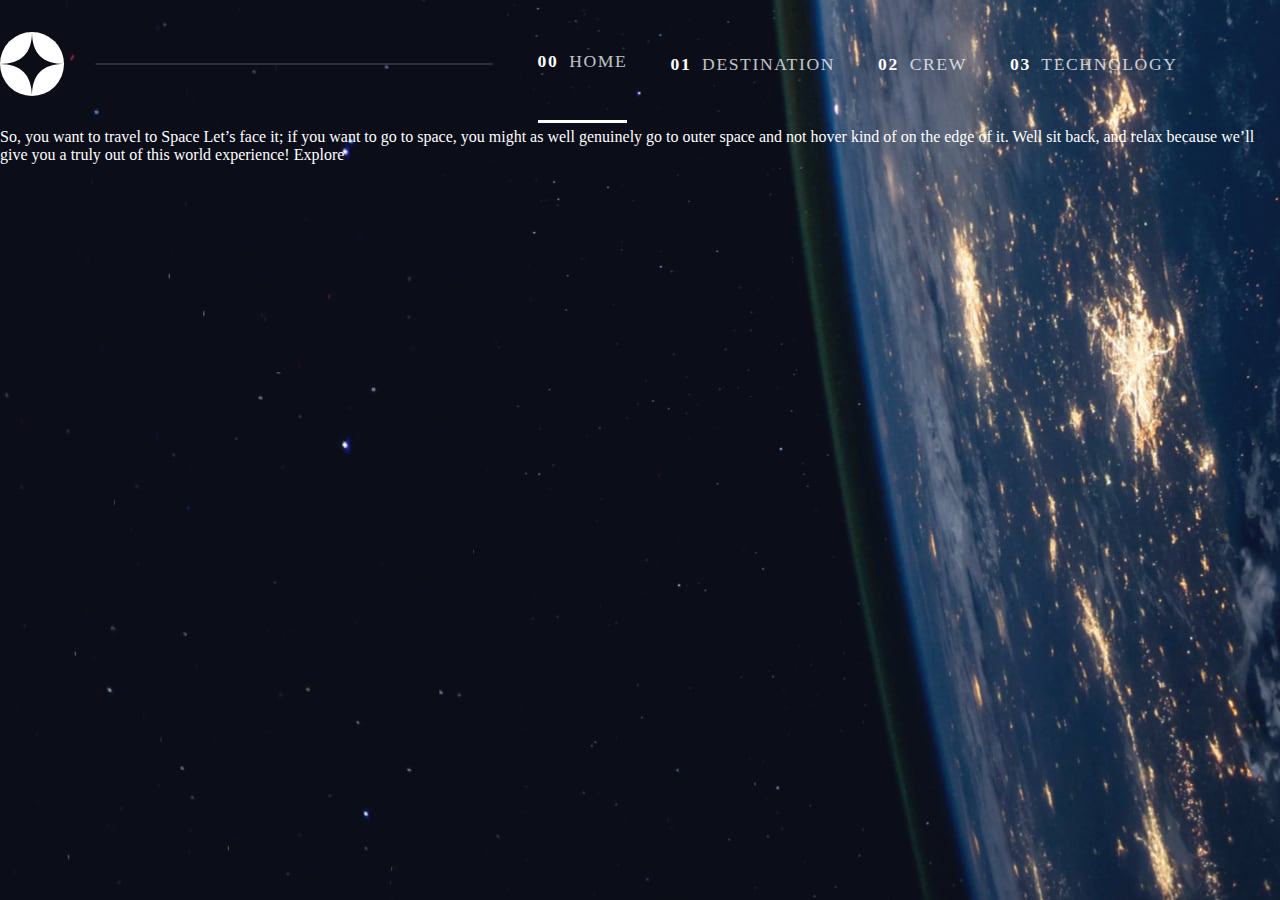
<file: index.html>
<!DOCTYPE html>
<html lang="en">
<head>
    <meta charset="UTF-8">
    <meta http-equiv="X-UA-Compatible" content="IE=edge">
    <meta name="viewport" content="width=device-width, initial-scale=1.0">
    <link rel="icon" type="image/png" sizes="32x32" href="./assets/favicon-32x32.png">
    <title>Space tourism website</title>
    <link rel="stylesheet" href="style.css">
</head>
<body>
    <div id="root">

        <header>
            <img src="assets/shared/logo.svg" class="logo" alt="Logo">
            <div class="menu-line"></div>
            <div class="menu-caixa">
                <div class="menu-itens">
                    <span class="menu-click">
                        <a href="index.html" class="link">
                            <span class="num-menu">00</span>
                            <span class="nome-menu">Home</span>
                        </a>
                    </span>
                    <span>
                        <a href="#" class="link">
                            <span class="num-menu">01</span>
                            <span class="nome-menu">Destination</span>
                        </a>
                    </span>
                    <span>
                        <a href="#" class="link">
                            <span class="num-menu">02</span>
                            <span class="nome-menu">Crew</span>
                        </a>
                    </span>
                    <span>
                        <a href="#" class="link">
                            <span class="num-menu">03</span>
                            <span class="nome-menu">Technology</span>
                        </a>
                    </span>
                </div>
                
            </div>
        
        </header>
        <main>
        
            <p>
                So, you want to travel to
                Space
                Let’s face it; if you want to go to space, you might as well genuinely go to
                outer space and not hover kind of on the edge of it. Well sit back, and relax
                because we’ll give you a truly out of this world experience!
                Explore
            </p>
        </main>

    </div>
</body>
</html>
</file>
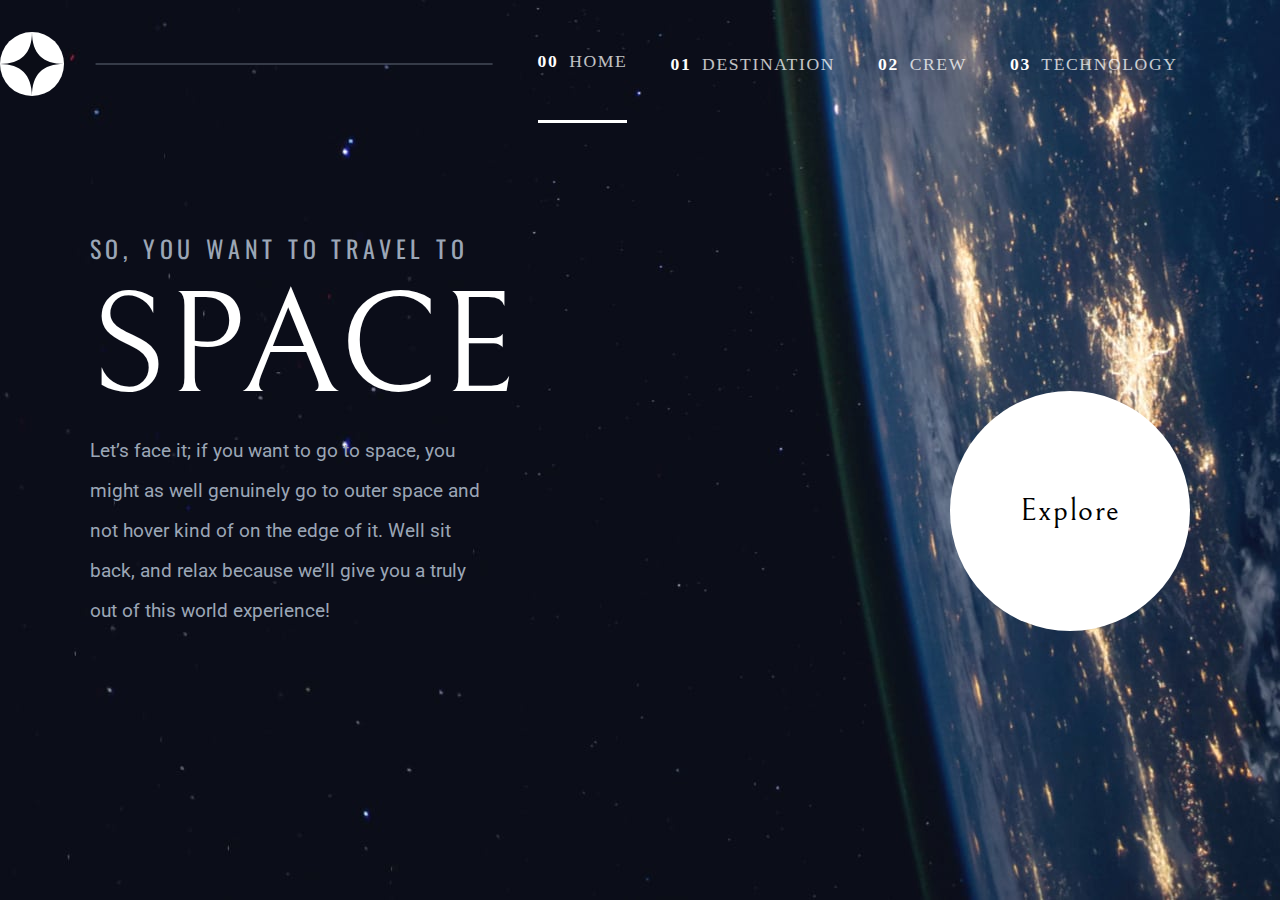
<file: pages/index.html>
<!DOCTYPE html>
<html lang="en">
<head>
    <meta charset="UTF-8">
    <meta http-equiv="X-UA-Compatible" content="IE=edge">
    <meta name="viewport" content="width=device-width, initial-scale=1.0">
    <link rel="icon" type="image/png" sizes="32x32" href="../assets/favicon-32x32.png">
    <title>Space tourism website</title>
    <link rel="stylesheet" href="../css/index.css">
</head>
<body>

        <header>
            <img src="../assets/shared/logo.svg" class="logo" alt="Logo">
            <div class="menu-line"></div>
            <div class="menu-caixa">
                <div class="menu-itens">
                    <span class="menu-click">
                        <a href="../pages/index.html" class="link">
                            <span class="num-menu">00</span>
                            <span class="nome-menu">Home</span>
                        </a>
                    </span>
                    <span>
                        <a href="../pages/destination_moon.html" class="link">
                            <span class="num-menu">01</span>
                            <span class="nome-menu">Destination</span>
                        </a>
                    </span>
                    <span>
                        <a href="../pages/crew_engineer.html" class="link">
                            <span class="num-menu">02</span>
                            <span class="nome-menu">Crew</span>
                        </a>
                    </span>
                    <span>
                        <a href="#" class="link">
                            <span class="num-menu">03</span>
                            <span class="nome-menu">Technology</span>
                        </a>
                    </span>
                </div>
                
            </div>
        
        </header>
        <main>
            <div class="container">
                <div class="parte-texto">
                    <h2 class="title-top">So, you want to travel to</h2>
                    <h1 class="title-princ">Space</h1>
                    <p class="text">Let’s face it; if you want to go to space, you might as well genuinely go to outer space and not hover kind of on the edge of it. Well sit back, and relax because we’ll give you a truly out of this world experience!</p>
                </div>
                <h2 class="circle">Explore</h2>
            </div> 
            
        </main>

</body>
</html>
</file>
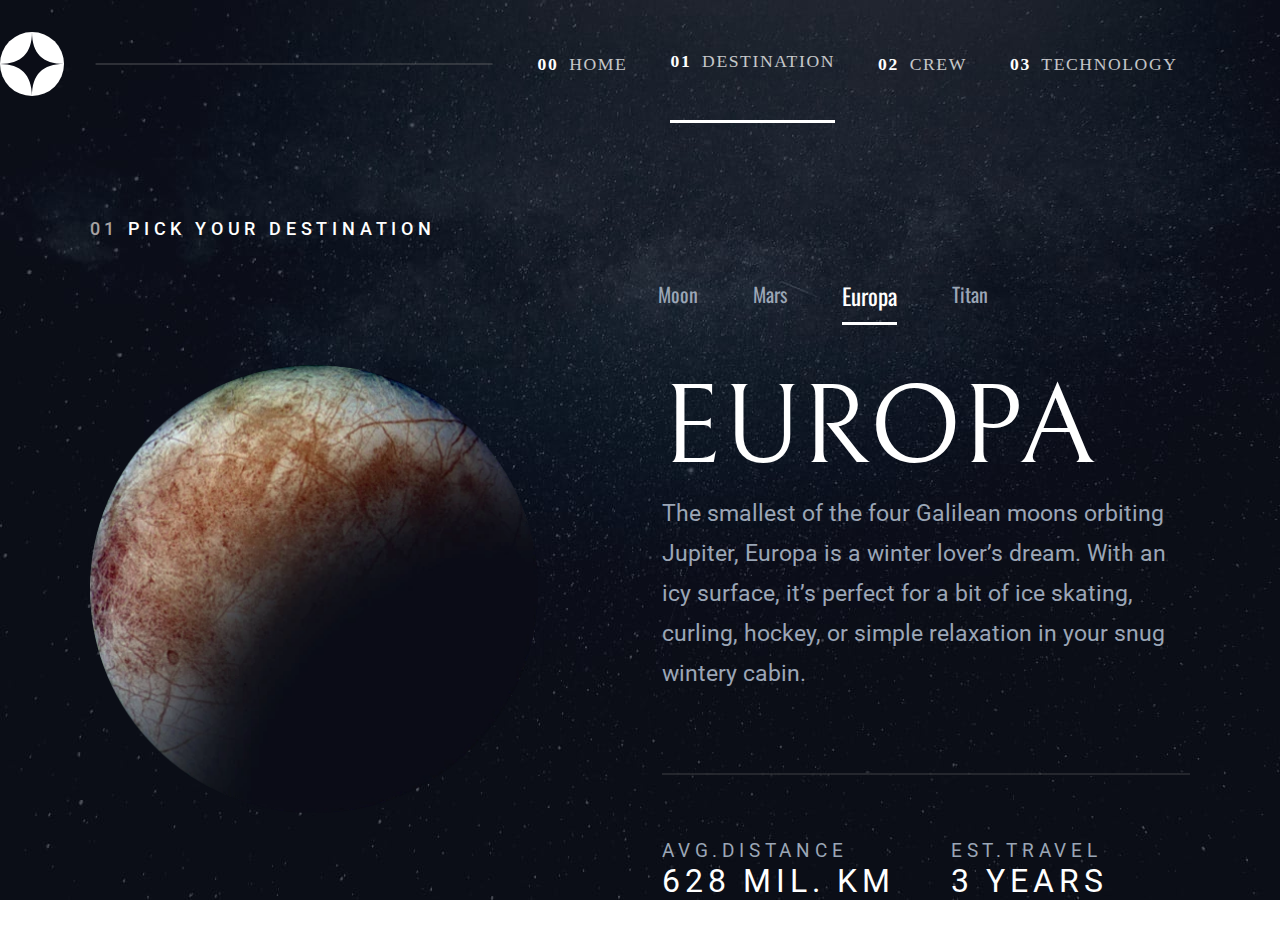
<file: pages/destination_europa.html>
<!DOCTYPE html>
<html lang="en">
<head>
    <meta charset="UTF-8">
    <meta http-equiv="X-UA-Compatible" content="IE=edge">
    <meta name="viewport" content="width=device-width, initial-scale=1.0">
    <link rel="shortcut icon" href="../assets/favicon-32x32.png" type="image/x-icon">
    <title>Destination Europa</title>
    <link rel="stylesheet" href="../css/destination-europa.css">
</head>
<body>
    <header>
        <img src="../assets/shared/logo.svg" class="logo" alt="Logo">
        <div class="menu-line"></div>
        <div class="menu-caixa">
            <div class="menu-itens">
                <span>
                    <a class="link" href="../pages/index.html">
                        <span class="num-menu">00</span>
                        <span class="nome-menu">Home</span>
                    </a>
                </span>
                <span class="menu-click">
                    <a class="link" href="../pages/destination_moon.html">
                        <span class="num-menu">01</span>
                        <span class="nome-menu">Destination</span>
                    </a>
                </span>
                <span>
                    <a class="link" href="../pages/crew_engineer.html">
                        <span class="num-menu">02</span>
                        <span class="nome-menu">Crew</span>
                    </a>
                </span>
                <span>
                    <a class="link" href="#">
                        <span class="num-menu">03</span>
                        <span class="nome-menu">Technology</span>
                    </a>
                </span>
            </div>
        </div>
    </header>
    <main>
        <div class="container-full">
            <div class="title-top">
                <span style="color: rgb(167, 163, 163)
                ;">01</span>
                <span>PICK YOUR DESTINATION</span>
            </div>
            <ul class="destiny">
                <li><a class="link-destiny" href="../pages/destination_moon.html">Moon</a></li>
                <li><a class="link-destiny" href="../pages/destination_mars.html">Mars</a></li>
                <li class="destiny-click"><a class="link-destiny" href="../pages/destination_europa.html">Europa</a></li>
                <li><a class="link-destiny" href="../pages/destination_titan.html">Titan</a></li>
            </ul>
            <div class="destination-container">
                <div class="destinationImage">
                    <img src="../assets/destination/image-europa.webp" class="destinationImage" alt="Europa">
                </div>
                <div class="destination-info">
                    <div class="destiny-name">Europa</div>
                    <div class="destiny-text">
                        The smallest of the four Galilean moons orbiting Jupiter, Europa is a winter lover’s dream. With an icy surface, it’s perfect for a bit of ice skating, curling, hockey, or simple relaxation in your snug wintery cabin.
                    </div>
                    <div class="more-info">
                        <div class="title-info">
                            avg.distance
                            <div class="distance-info">628 MIL. km</div>
                        </div>
                        <div class="title-info">
                            est.travel
                            <div class="travel-time">3 Years</div>
                        </div>
                    </div>
                </div>
            </div>
        </div>
    </main>
</body>
</html>
</file>
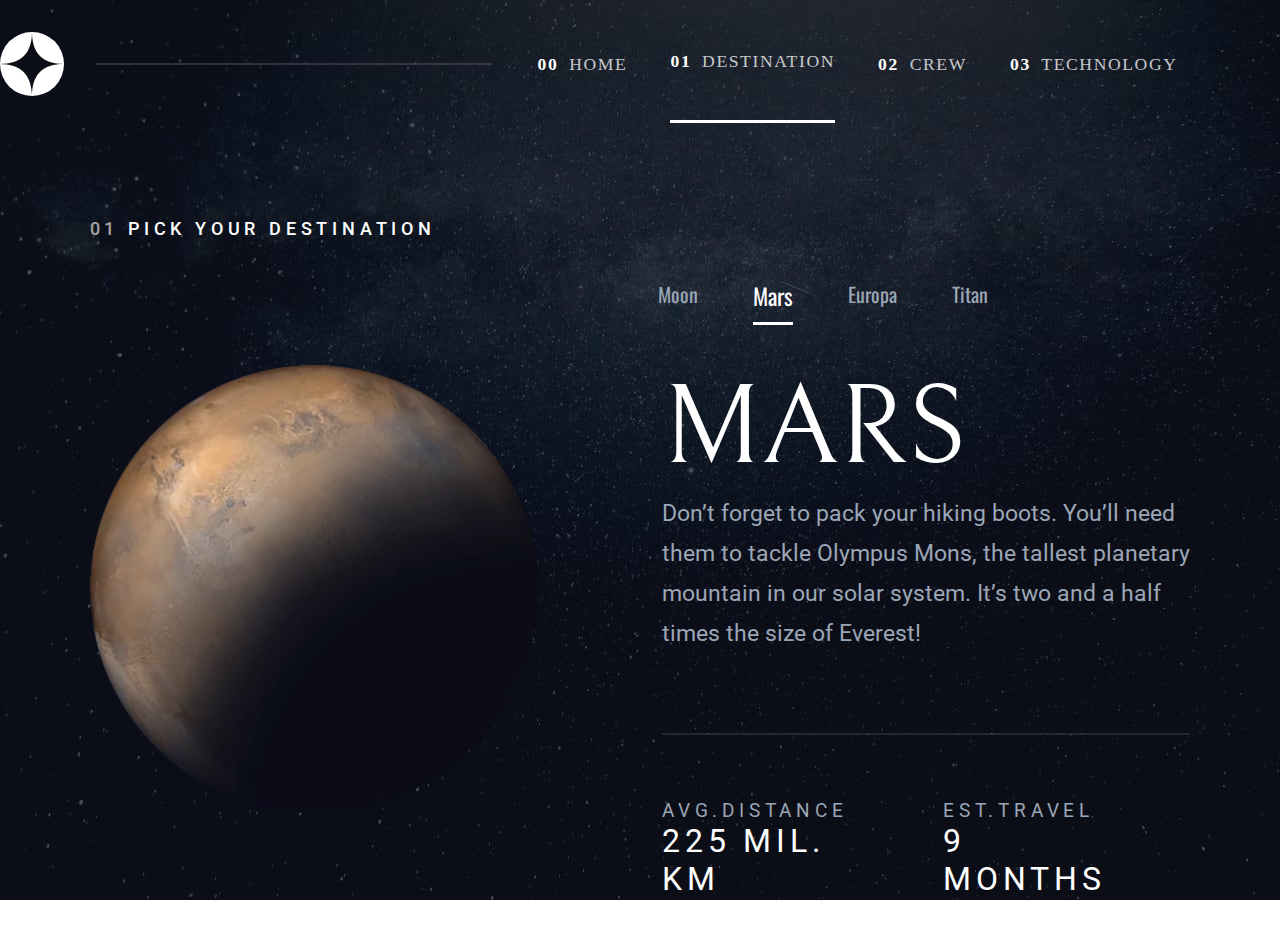
<file: pages/destination_mars.html>
<!DOCTYPE html>
<html lang="en">
<head>
    <meta charset="UTF-8">
    <meta http-equiv="X-UA-Compatible" content="IE=edge">
    <meta name="viewport" content="width=device-width, initial-scale=1.0">
    <link rel="shortcut icon" href="../assets/favicon-32x32.png" type="image/x-icon">
    <title>Destination Mars</title>
    <link rel="stylesheet" href="../css/destination-mars.css">
</head>
<body>
    <header>
        <img src="../assets/shared/logo.svg" class="logo" alt="Logo">
        <div class="menu-line"></div>
        <div class="menu-caixa">
            <div class="menu-itens">
                <span>
                    <a class="link" href="../pages/index.html">
                        <span class="num-menu">00</span>
                        <span class="nome-menu">Home</span>
                    </a>
                </span>
                <span class="menu-click">
                    <a class="link" href="../pages/destination_moon.html">
                        <span class="num-menu">01</span>
                        <span class="nome-menu">Destination</span>
                    </a>
                </span>
                <span>
                    <a class="link" href="../pages/crew_engineer.html">
                        <span class="num-menu">02</span>
                        <span class="nome-menu">Crew</span>
                    </a>
                </span>
                <span>
                    <a class="link" href="#">
                        <span class="num-menu">03</span>
                        <span class="nome-menu">Technology</span>
                    </a>
                </span>
            </div>
        </div>
    </header>
    <main>
        <div class="container-full">
            <div class="title-top">
                <span style="color: rgb(167, 163, 163)
                ;">01</span>
                <span>PICK YOUR DESTINATION</span>
            </div>
            <ul class="destiny">
                <li><a class="link-destiny" href="../pages/destination_moon.html">Moon</a></li>
                <li class="destiny-click"><a class="link-destiny" href="../pages/destination_mars.html">Mars</a></li>
                <li><a class="link-destiny" href="../pages/destination_europa.html">Europa</a></li>
                <li><a class="link-destiny" href="../pages/destination_titan.html">Titan</a></li>
            </ul>
            <div class="destination-container">
                <div class="destinationImage">
                    <img src="../assets/destination/image-mars.webp" class="destinationImage" alt="Mars">
                </div>
                <div class="destination-info">
                    <div class="destiny-name">MARS</div>
                    <div class="destiny-text">
                        Don’t forget to pack your hiking boots. You’ll need them to tackle Olympus Mons, the tallest planetary mountain in our solar system. It’s two and a half times the size of Everest!
                    </div>
                    <div class="more-info">
                        <div class="title-info">
                            avg.distance
                            <div class="distance-info">225 MIL. km</div>
                        </div>
                        <div class="title-info">
                            est.travel
                            <div class="travel-time">9 Months</div>
                        </div>
                    </div>
                </div>
            </div>
        </div>
    </main>
</body>
</html>
</file>
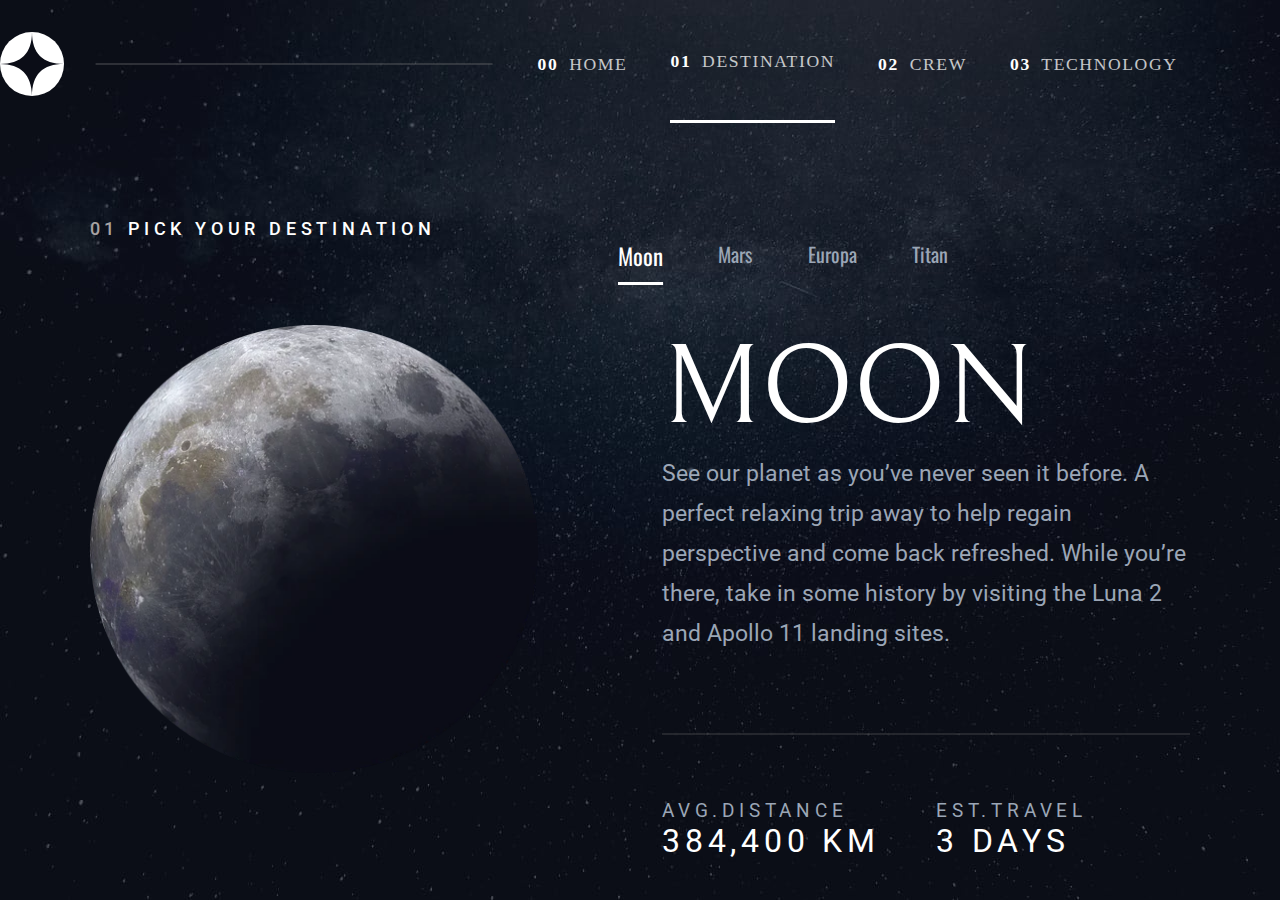
<file: pages/destination_moon.html>
<!DOCTYPE html>
<html lang="en">
<head>
    <meta charset="UTF-8">
    <meta http-equiv="X-UA-Compatible" content="IE=edge">
    <meta name="viewport" content="width=device-width, initial-scale=1.0">
    <link rel="shortcut icon" href="../assets/favicon-32x32.png" type="image/x-icon">
    <title>Destination Moon</title>
    <link rel="stylesheet" href="../css/destination-moon.css">
</head>
<body>
    <header>
        <img src="../assets/shared/logo.svg" class="logo" alt="Logo">
        <div class="menu-line"></div>
        <div class="menu-caixa">
            <div class="menu-itens">
                <span>
                    <a class="link" href="../pages/index.html">
                        <span class="num-menu">00</span>
                        <span class="nome-menu">Home</span>
                    </a>
                </span>
                <span class="menu-click">
                    <a class="link" href="../pages/destination_moon.html">
                        <span class="num-menu">01</span>
                        <span class="nome-menu">Destination</span>
                    </a>
                </span>
                <span>
                    <a class="link" href="../pages/crew_engineer.html">
                        <span class="num-menu">02</span>
                        <span class="nome-menu">Crew</span>
                    </a>
                </span>
                <span>
                    <a class="link" href="#">
                        <span class="num-menu">03</span>
                        <span class="nome-menu">Technology</span>
                    </a>
                </span>
            </div>
        </div>
    </header>
    <main>
        <div class="container-full">
            <div class="title-top">
                <span style="color: rgb(167, 163, 163)
                ;">01</span>
                <span>PICK YOUR DESTINATION</span>
            </div>
            <ul class="destiny">
                <li class="destiny-click"><a class="link-destiny" href="../pages/destination_moon.html">Moon</a></li>
                <li><a class="link-destiny" href="../pages/destination_mars.html">Mars</a></li>
                <li><a class="link-destiny" href="../pages/destination_europa.html">Europa</a></li>
                <li><a class="link-destiny" href="../pages/destination_titan.html">Titan</a></li>
            </ul>
            <div class="destination-container">
                <div class="destinationImage">
                    <img src="../assets/destination/image-moon.webp" class="destinationImage" alt="Moon">
                </div>
                <div class="destination-info">
                    <div class="destiny-name">Moon</div>
                    <div class="destiny-text">
                        See our planet as you’ve never seen it before. A perfect relaxing trip away to help regain perspective and come back refreshed. While you’re there, take in some history by visiting the Luna 2 and Apollo 11 landing sites.
                    </div>
                    <div class="more-info">
                        <div class="title-info">
                            avg.distance
                            <div class="distance-info">384,400 km</div>
                        </div>
                        <div class="title-info">
                            est.travel
                            <div class="travel-time">3 days</div>
                        </div>
                    </div>
                </div>
            </div>
        </div>
    </main>
</body>
</html>
</file>
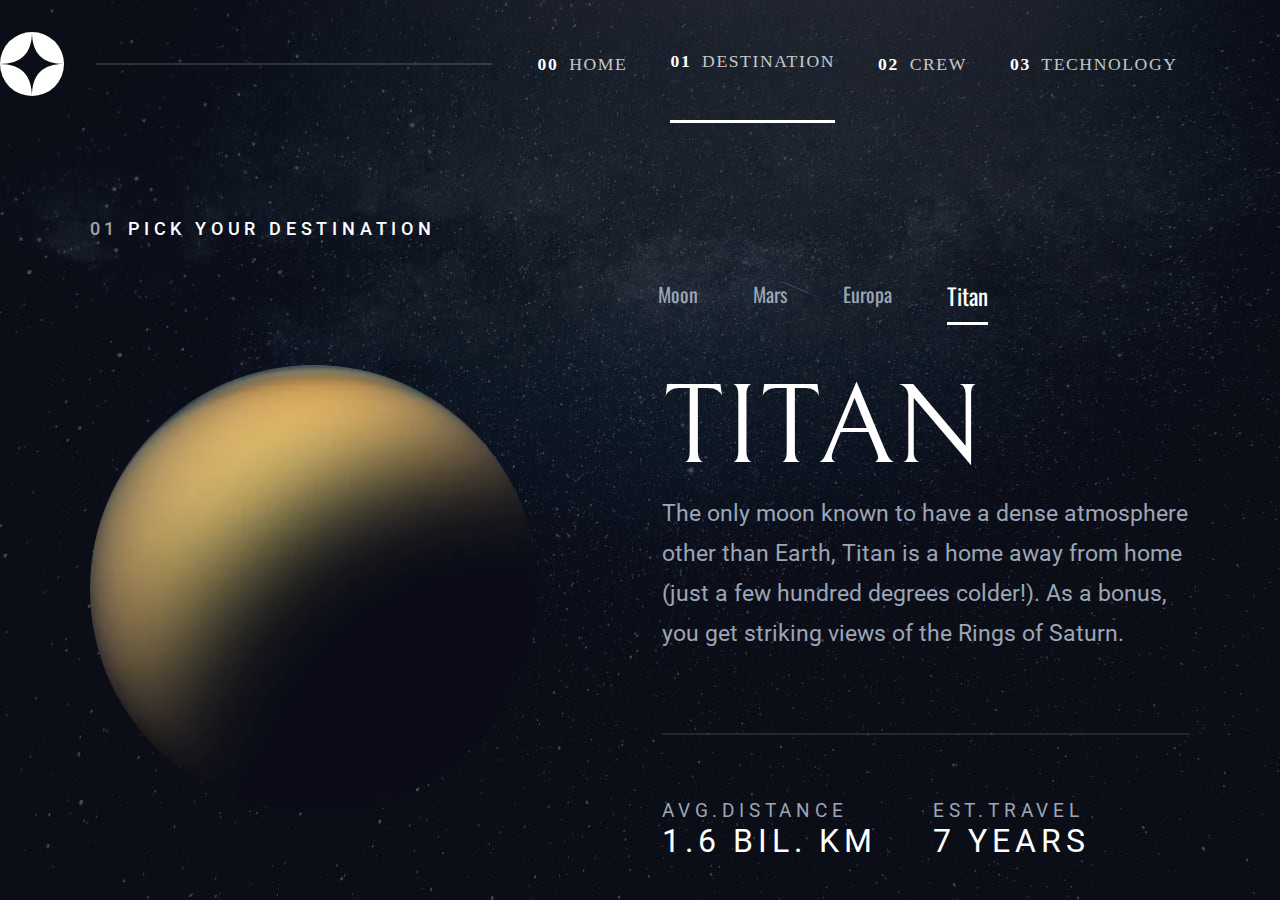
<file: pages/destination_titan.html>
<!DOCTYPE html>
<html lang="en">
<head>
    <meta charset="UTF-8">
    <meta http-equiv="X-UA-Compatible" content="IE=edge">
    <meta name="viewport" content="width=device-width, initial-scale=1.0">
    <link rel="shortcut icon" href="../assets/favicon-32x32.png" type="image/x-icon">
    <title>Destination Titan</title>
    <link rel="stylesheet" href="../css/destination-titan.css">
</head>
<body>
    <header>
        <img src="../assets/shared/logo.svg" class="logo" alt="Logo">
        <div class="menu-line"></div>
        <div class="menu-caixa">
            <div class="menu-itens">
                <span>
                    <a class="link" href="../pages/index.html">
                        <span class="num-menu">00</span>
                        <span class="nome-menu">Home</span>
                    </a>
                </span>
                <span class="menu-click">
                    <a class="link" href="../pages/destination_moon.html">
                        <span class="num-menu">01</span>
                        <span class="nome-menu">Destination</span>
                    </a>
                </span>
                <span>
                    <a class="link" href="../pages/crew_engineer.html">
                        <span class="num-menu">02</span>
                        <span class="nome-menu">Crew</span>
                    </a>
                </span>
                <span>
                    <a class="link" href="#">
                        <span class="num-menu">03</span>
                        <span class="nome-menu">Technology</span>
                    </a>
                </span>
            </div>
        </div>
    </header>
    <main>
        <div class="container-full">
            <div class="title-top">
                <span style="color: rgb(167, 163, 163)
                ;">01</span>
                <span>PICK YOUR DESTINATION</span>
            </div>
            <ul class="destiny">
                <li><a class="link-destiny" href="../pages/destination_moon.html">Moon</a></li>
                <li><a class="link-destiny" href="../pages/destination_mars.html">Mars</a></li>
                <li><a class="link-destiny" href="../pages/destination_europa.html">Europa</a></li>
                <li class="destiny-click"><a class="link-destiny" href="../pages/destination_titan.html">Titan</a></li>
            </ul>
            <div class="destination-container">
                <div class="destinationImage">
                    <img src="../assets/destination/image-titan.webp" class="destinationImage" alt="Titan">
                </div>
                <div class="destination-info">
                    <div class="destiny-name">Titan</div>
                    <div class="destiny-text">
                        The only moon known to have a dense atmosphere other than Earth, Titan is a home away from home (just a few hundred degrees colder!). As a bonus, you get striking views of the Rings of Saturn.
                    </div>
                    <div class="more-info">
                        <div class="title-info">
                            avg.distance
                            <div class="distance-info">1.6 BIL. km</div>
                        </div>
                        <div class="title-info">
                            est.travel
                            <div class="travel-time">7 Years</div>
                        </div>
                    </div>
                </div>
            </div>
        </div>
    </main>
</body>
</html>
</file>
<file: style.css>
@charset "UTF-8";


* {
    padding: 0px;
    margin: 0px;
    color: white;
}

body {
    background-image: url('assets/home/background-home-desktop.jpg');
    background-repeat: no-repeat;
    background-attachment: fixed;
    background-size: cover;
}

#root {
    box-sizing: border-box;
}

header {
    align-items: center;
    display: flex;
    justify-content: space-between;
    text-transform: uppercase;
}

.logo {
    height: 5vw;
    width: 5vw;
}

.menu-line {
    background-color: grey;
    height: 2px;
    opacity: .3;
    transform: translateX(2vw);
    width: 31vw;
    z-index: 15;
}

.menu-caixa {
    position: relative;
    align-items: center;
    display: flex;
    height: 8rem;
    margin-right: -2vw;
    overflow: hidden;
    width: 65vw;
}

.menu-format {
    width: 100vw;
    height: 100vh;
    -webkit-filter: blur(30px) brightness(1.2) contrast(.9);
    filter: blur(30px) brightness(1.2) contrast(.9);
    background-repeat: no-repeat;
    background-size: cover;
    position: absolute;
    left: -35vw;
    top: -2rem;
    z-index: 10;

}

.menu-itens {
    align-items: center;
    display: flex;
    font-size: 1.1rem;
    height: 3rem;
    justify-content: space-between;
    letter-spacing: .1rem;
    margin: 0 10vw 0 5vw;
    width: 50vw;
    z-index: 15;
}

.menu-itens span {
    cursor: pointer;
}

.menu-click {
    border-bottom: 3px solid white;
    padding-bottom: 3rem;
    padding-top: 2.9rem;
}

.link {
    color: inherit;
    text-decoration: none;
}

.num-menu {
    font-weight: 700;
    margin-right: 0.3rem;
}

.nome-menu {
    opacity: 0.75;
}
</file>
<file: css/index.css>
@charset "UTF-8";

@import url('https://fonts.googleapis.com/css2?family=Bellefair&display=swap');
@import url('https://fonts.googleapis.com/css2?family=Roboto:wght@100;300;400;500&display=swap');
@import url('https://fonts.googleapis.com/css2?family=Oswald:wght@200;300;400;500&display=swap');

:root {
    --HeadingFont: 'Bellefair', serif;
    --TextFont: 'Roboto', sans-serif;
    --TitleFont: 'Oswald', sans-serif;
    --Text: #9ba6b6;
}



* {
    padding: 0px;
    margin: 0px;
    color: white;
}


body {
    background-image: url('../assets/index/background-home-desktop.jpg');
    background-repeat: no-repeat;
    background-attachment: fixed;
    background-size: cover;
}


header {
    align-items: center;
    display: flex;
    justify-content: space-between;
    text-transform: uppercase;
}

.logo {
    height: 5vw;
    width: 5vw;
}

.menu-line {
    background-color: var(--Text);
    height: 2px;
    opacity: .3;
    transform: translateX(2vw);
    width: 31vw;
    z-index: 15;
}

.menu-caixa {
    position: relative;
    align-items: center;
    display: flex;
    height: 8rem;
    margin-right: -2vw;
    overflow: hidden;
    width: 65vw;
}

.menu-itens {
    align-items: center;
    display: flex;
    font-size: 1.1rem;
    height: 3rem;
    justify-content: space-between;
    letter-spacing: .1rem;
    margin: 0 10vw 0 5vw;
    width: 50vw;
    z-index: 15;
}

.menu-itens span {
    cursor: pointer;
}

.menu-click {
    border-bottom: 3px solid white;
    padding-bottom: 3rem;
    padding-top: 2.9rem;
}

.link {
    color: inherit;
    text-decoration: none;
}

.num-menu {
    font-weight: 700;
    margin-right: 0.3rem;
}

.nome-menu {
    opacity: 0.75;
}

main {
    padding: 22vw 7vw 0;
}

.container {
    align-items: flex-end;
    display: flex;
    height: 100%;
    justify-content: space-between;
    position: relative;
    top: -180px;
}

.parte-texto {
    width: 31vw;
}

.title-top {
    color: var(--Text);
    font-family: var(--TitleFont);
    font-weight: 400;
    letter-spacing: .3rem;
    margin-bottom: 0;
    text-transform: uppercase;
}

.title-princ {
    font-family: var(--HeadingFont);
    font-size: 9rem;
    font-weight: 400;
    margin: 0;
    text-transform: uppercase;
}

.text {
    color: var(--Text);
    font-family: var(--TextFont);
    font-size: 1.2rem;
    font-weight: 400;
    line-height: 2.5rem;
    margin-bottom: 0;
}

.circle {
    background-color: white;
    border-radius: 50%;
    color: black;
    display: grid;
    font-family: var(--HeadingFont);
    font-size: 2rem;
    font-weight: 400;
    height: 15rem;
    letter-spacing: .1rem;
    margin: 0;
    place-items: center;
    width: 15rem;
}
</file>
<file: css/destination-europa.css>
@charset "UTF-8";

@import url('https://fonts.googleapis.com/css2?family=Bellefair&display=swap');
@import url('https://fonts.googleapis.com/css2?family=Roboto:wght@100;300;400;500&display=swap');
@import url('https://fonts.googleapis.com/css2?family=Oswald:wght@200;300;400;500&display=swap');

:root {
    --HeadingFont: 'Bellefair', serif;
    --TextFont: 'Roboto', sans-serif;
    --TitleFont: 'Oswald', sans-serif;
    --Text: #9ba6b6;
}

* {
    padding: 0px;
    margin: 0px;
    color: white;
}

body {
    background-image: url('../assets/destination/background-destination-desktop.jpg');
    background-repeat: no-repeat;
    background-attachment: fixed;
    background-size: cover;
}

header {
    display: flex;
    align-items: center;
    justify-content: space-between;
    text-transform: uppercase;
}

.logo {
    width: 5vw;
}

.menu-line {
    background-color: grey;
    height: 2px;
    width: 31vw;
    transform: translateX(2vw);
    opacity: .3;
    z-index: 15;
}

.menu-caixa {
    position: relative;
    align-items: center;
    display: flex;
    height: 8rem;
    margin-right: -2vw;
    overflow: hidden;
    width: 65vw;
}

.menu-itens {
    align-items: center;
    display: flex;
    font-size: 1.1rem;
    height: 3rem;
    justify-content: space-between;
    letter-spacing: .1rem;
    margin: 0 10vw 0 5vw;
    width: 50vw;
    z-index: 15;
}

.menu-itens span {
    cursor: pointer;
}

.menu-click {
    border-bottom: 3px solid white;
    padding-bottom: 3rem;
    padding-top: 2.9rem;
}

.link {
    color: inherit;
    text-decoration: none;
}

.num-menu {
    font-weight: 700;
    margin-right: 0.3rem;
}

.nome-menu {
    opacity: 0.75;
}

.container-full {
    padding: 7vw 7vw 0px;
}

.title-top {
    letter-spacing: 0.3rem;
    font-size: large;
    font-weight: 500;
    font-family: var(--TextFont);
}

.destiny {
    cursor: pointer;
    font-size: 20px;
    display: flex;
    font-family: var(--TitleFont);
    justify-content: space-between;
    list-style: none;
    margin-left: 48%;
    width: 30%;
    padding: 40px;
}

.destiny-click {
    border-bottom: 3px solid white;
    padding-bottom: 0.6rem;
}

.destiny-click .link-destiny {
    color: white;
    font-size: 23px;
}

.link-destiny {
    color: var(--Text);
    text-decoration: none;
}

.destination-container {
    display: flex;
    justify-content: space-between;
}

.destinationImage {
    height: 35vw;
    width: 35vw;
}

.destination-info {
    width: 48%;
}

.destiny-name {
    font-family: var(--HeadingFont);
    font-size: 7rem;
    margin: 0;
    text-transform: uppercase;
}

.destiny-text {
    border-bottom: 2px solid hsla(0, 0%, 39%, .3);
    color: var(--Text);
    font-family: var(--TextFont);
    font-size: 1.45rem;
    line-height: 2.5rem;
    margin-bottom: 4rem;
    padding-bottom: 5rem;
}

.more-info {
    display: flex;
}

.title-info {
    color: var(--Text);
    font-family: var(--TextFont);
    font-size: 1.2rem;
    letter-spacing: .3rem;
    text-transform: uppercase;
}

.distance-info {
    color: white!important;
    font-family: var(--TextFont);
    font-size: 2rem!important;
    margin-bottom: 3rem;
    margin-right: 3.5rem;
}

.travel-time {
    color: white!important;
    font-family: var(--TextFont);
    font-size: 2rem!important;
    margin-bottom: 3rem;
    margin-right: 3.5rem;
}
</file>
<file: css/destination-mars.css>
@charset "UTF-8";

@import url('https://fonts.googleapis.com/css2?family=Bellefair&display=swap');
@import url('https://fonts.googleapis.com/css2?family=Roboto:wght@100;300;400;500&display=swap');
@import url('https://fonts.googleapis.com/css2?family=Oswald:wght@200;300;400;500&display=swap');

:root {
    --HeadingFont: 'Bellefair', serif;
    --TextFont: 'Roboto', sans-serif;
    --TitleFont: 'Oswald', sans-serif;
    --Text: #9ba6b6;
}

* {
    padding: 0px;
    margin: 0px;
    color: white;
}

body {
    background-image: url('../assets/destination/background-destination-desktop.jpg');
    background-repeat: no-repeat;
    background-attachment: fixed;
    background-size: cover;
}

header {
    display: flex;
    align-items: center;
    justify-content: space-between;
    text-transform: uppercase;
}

.logo {
    width: 5vw;
}

.menu-line {
    background-color: grey;
    height: 2px;
    width: 31vw;
    transform: translateX(2vw);
    opacity: .3;
    z-index: 15;
}

.menu-caixa {
    position: relative;
    align-items: center;
    display: flex;
    height: 8rem;
    margin-right: -2vw;
    overflow: hidden;
    width: 65vw;
}

.menu-itens {
    align-items: center;
    display: flex;
    font-size: 1.1rem;
    height: 3rem;
    justify-content: space-between;
    letter-spacing: .1rem;
    margin: 0 10vw 0 5vw;
    width: 50vw;
    z-index: 15;
}

.menu-itens span {
    cursor: pointer;
}

.menu-click {
    border-bottom: 3px solid white;
    padding-bottom: 3rem;
    padding-top: 2.9rem;
}

.link {
    color: inherit;
    text-decoration: none;
}

.num-menu {
    font-weight: 700;
    margin-right: 0.3rem;
}

.nome-menu {
    opacity: 0.75;
}

.container-full {
    padding: 7vw 7vw 0px;
}

.title-top {
    letter-spacing: 0.3rem;
    font-size: large;
    font-weight: 500;
    font-family: var(--TextFont);
}

.destiny {
    cursor: pointer;
    font-size: 20px;
    display: flex;
    font-family: var(--TitleFont);
    justify-content: space-between;
    list-style: none;
    margin-left: 48%;
    width: 30%;
    padding: 40px;
}

.destiny-click {
    border-bottom: 3px solid white;
    padding-bottom: 0.6rem;
}

.destiny-click .link-destiny {
    color: white;
    font-size: 23px;
}

.link-destiny {
    color: var(--Text);
    text-decoration: none;
}

.destination-container {
    display: flex;
    justify-content: space-between;
}

.destinationImage {
    height: 35vw;
    width: 35vw;
}

.destination-info {
    width: 48%;
}

.destiny-name {
    font-family: var(--HeadingFont);
    font-size: 7rem;
    margin: 0;
    text-transform: uppercase;
}

.destiny-text {
    border-bottom: 2px solid hsla(0, 0%, 39%, .3);
    color: var(--Text);
    font-family: var(--TextFont);
    font-size: 1.45rem;
    line-height: 2.5rem;
    margin-bottom: 4rem;
    padding-bottom: 5rem;
}

.more-info {
    display: flex;
}

.title-info {
    color: var(--Text);
    font-family: var(--TextFont);
    font-size: 1.2rem;
    letter-spacing: .3rem;
    text-transform: uppercase;
}

.distance-info {
    color: white!important;
    font-family: var(--TextFont);
    font-size: 2rem!important;
    margin-bottom: 3rem;
    margin-right: 3.5rem;
}

.travel-time {
    color: white!important;
    font-family: var(--TextFont);
    font-size: 2rem!important;
    margin-bottom: 3rem;
    margin-right: 3.5rem;
}
</file>
<file: css/destination-moon.css>
@charset "UTF-8";

@import url('https://fonts.googleapis.com/css2?family=Bellefair&display=swap');
@import url('https://fonts.googleapis.com/css2?family=Roboto:wght@100;300;400;500&display=swap');
@import url('https://fonts.googleapis.com/css2?family=Oswald:wght@200;300;400;500&display=swap');

:root {
    --HeadingFont: 'Bellefair', serif;
    --TextFont: 'Roboto', sans-serif;
    --TitleFont: 'Oswald', sans-serif;
    --Text: #9ba6b6;
}

* {
    padding: 0px;
    margin: 0px;
    color: white;
}

body {
    background-image: url('../assets/destination/background-destination-desktop.jpg');
    background-repeat: no-repeat;
    background-attachment: fixed;
    background-size: cover;
}

header {
    display: flex;
    align-items: center;
    justify-content: space-between;
    text-transform: uppercase;
}

.logo {
    width: 5vw;
}

.menu-line {
    background-color: grey;
    height: 2px;
    width: 31vw;
    transform: translateX(2vw);
    opacity: .3;
    z-index: 15;
}

.menu-caixa {
    position: relative;
    align-items: center;
    display: flex;
    height: 8rem;
    margin-right: -2vw;
    overflow: hidden;
    width: 65vw;
}

.menu-itens {
    align-items: center;
    display: flex;
    font-size: 1.1rem;
    height: 3rem;
    justify-content: space-between;
    letter-spacing: .1rem;
    margin: 0 10vw 0 5vw;
    width: 50vw;
    z-index: 15;
}

.menu-itens span {
    cursor: pointer;
}

.menu-click {
    border-bottom: 3px solid white;
    padding-bottom: 3rem;
    padding-top: 2.9rem;
}

.link {
    color: inherit;
    text-decoration: none;
}

.num-menu {
    font-weight: 700;
    margin-right: 0.3rem;
}

.nome-menu {
    opacity: 0.75;
}

.container-full {
    padding: 7vw 7vw 0px;
}

.title-top {
    letter-spacing: 0.3rem;
    font-size: large;
    font-weight: 500;
    font-family: var(--TextFont);
}

.destiny {
    cursor: pointer;
    font-size: 20px;
    display: flex;
    font-family: var(--TitleFont);
    justify-content: space-between;
    list-style: none;
    margin-left: 48%;
    width: 30%;
    padding-bottom: 40px;
}

.destiny-click {
    border-bottom: 3px solid white;
    padding-bottom: 0.6rem;
}

.destiny-click .link-destiny {
    color: white;
    font-size: 23px;
}

.link-destiny {
    color: var(--Text);
    text-decoration: none;
}

.destination-container {
    display: flex;
    justify-content: space-between;
}

.destinationImage {
    height: 35vw;
    width: 35vw;
}

.destination-info {
    width: 48%;
}

.destiny-name {
    font-family: var(--HeadingFont);
    font-size: 7rem;
    margin: 0;
    text-transform: uppercase;
}

.destiny-text {
    border-bottom: 2px solid hsla(0, 0%, 39%, .3);
    color: var(--Text);
    font-family: var(--TextFont);
    font-size: 1.45rem;
    line-height: 2.5rem;
    margin-bottom: 4rem;
    padding-bottom: 5rem;
}

.more-info {
    display: flex;
}

.title-info {
    color: var(--Text);
    font-family: var(--TextFont);
    font-size: 1.2rem;
    letter-spacing: .3rem;
    text-transform: uppercase;
}

.distance-info {
    color: white!important;
    font-family: var(--TextFont);
    font-size: 2rem!important;
    margin-bottom: 3rem;
    margin-right: 3.5rem;
}

.travel-time {
    color: white!important;
    font-family: var(--TextFont);
    font-size: 2rem!important;
    margin-bottom: 3rem;
    margin-right: 3.5rem;
}
</file>
<file: css/destination-titan.css>
@charset "UTF-8";

@import url('https://fonts.googleapis.com/css2?family=Bellefair&display=swap');
@import url('https://fonts.googleapis.com/css2?family=Roboto:wght@100;300;400;500&display=swap');
@import url('https://fonts.googleapis.com/css2?family=Oswald:wght@200;300;400;500&display=swap');

:root {
    --HeadingFont: 'Bellefair', serif;
    --TextFont: 'Roboto', sans-serif;
    --TitleFont: 'Oswald', sans-serif;
    --Text: #9ba6b6;
}

* {
    padding: 0px;
    margin: 0px;
    color: white;
}

body {
    background-image: url('../assets/destination/background-destination-desktop.jpg');
    background-repeat: no-repeat;
    background-attachment: fixed;
    background-size: cover;
}

header {
    display: flex;
    align-items: center;
    justify-content: space-between;
    text-transform: uppercase;
}

.logo {
    width: 5vw;
}

.menu-line {
    background-color: grey;
    height: 2px;
    width: 31vw;
    transform: translateX(2vw);
    opacity: .3;
    z-index: 15;
}

.menu-caixa {
    position: relative;
    align-items: center;
    display: flex;
    height: 8rem;
    margin-right: -2vw;
    overflow: hidden;
    width: 65vw;
}

.menu-itens {
    align-items: center;
    display: flex;
    font-size: 1.1rem;
    height: 3rem;
    justify-content: space-between;
    letter-spacing: .1rem;
    margin: 0 10vw 0 5vw;
    width: 50vw;
    z-index: 15;
}

.menu-itens span {
    cursor: pointer;
}

.menu-click {
    border-bottom: 3px solid white;
    padding-bottom: 3rem;
    padding-top: 2.9rem;
}

.link {
    color: inherit;
    text-decoration: none;
}

.num-menu {
    font-weight: 700;
    margin-right: 0.3rem;
}

.nome-menu {
    opacity: 0.75;
}

.container-full {
    padding: 7vw 7vw 0px;
}

.title-top {
    letter-spacing: 0.3rem;
    font-size: large;
    font-weight: 500;
    font-family: var(--TextFont);
}

.destiny {
    cursor: pointer;
    font-size: 20px;
    display: flex;
    font-family: var(--TitleFont);
    justify-content: space-between;
    list-style: none;
    margin-left: 48%;
    width: 30%;
    padding: 40px;
}

.destiny-click {
    border-bottom: 3px solid white;
    padding-bottom: 0.6rem;
}

.destiny-click .link-destiny {
    color: white;
    font-size: 23px;
}

.link-destiny {
    color: var(--Text);
    text-decoration: none;
}

.destination-container {
    display: flex;
    justify-content: space-between;
}

.destinationImage {
    height: 35vw;
    width: 35vw;
}

.destination-info {
    width: 48%;
}

.destiny-name {
    font-family: var(--HeadingFont);
    font-size: 7rem;
    margin: 0;
    text-transform: uppercase;
}

.destiny-text {
    border-bottom: 2px solid hsla(0, 0%, 39%, .3);
    color: var(--Text);
    font-family: var(--TextFont);
    font-size: 1.45rem;
    line-height: 2.5rem;
    margin-bottom: 4rem;
    padding-bottom: 5rem;
}

.more-info {
    display: flex;
}

.title-info {
    color: var(--Text);
    font-family: var(--TextFont);
    font-size: 1.2rem;
    letter-spacing: .3rem;
    text-transform: uppercase;
}

.distance-info {
    color: white!important;
    font-family: var(--TextFont);
    font-size: 2rem!important;
    margin-bottom: 3rem;
    margin-right: 3.5rem;
}

.travel-time {
    color: white!important;
    font-family: var(--TextFont);
    font-size: 2rem!important;
    margin-bottom: 3rem;
    margin-right: 3.5rem;
}
</file>
